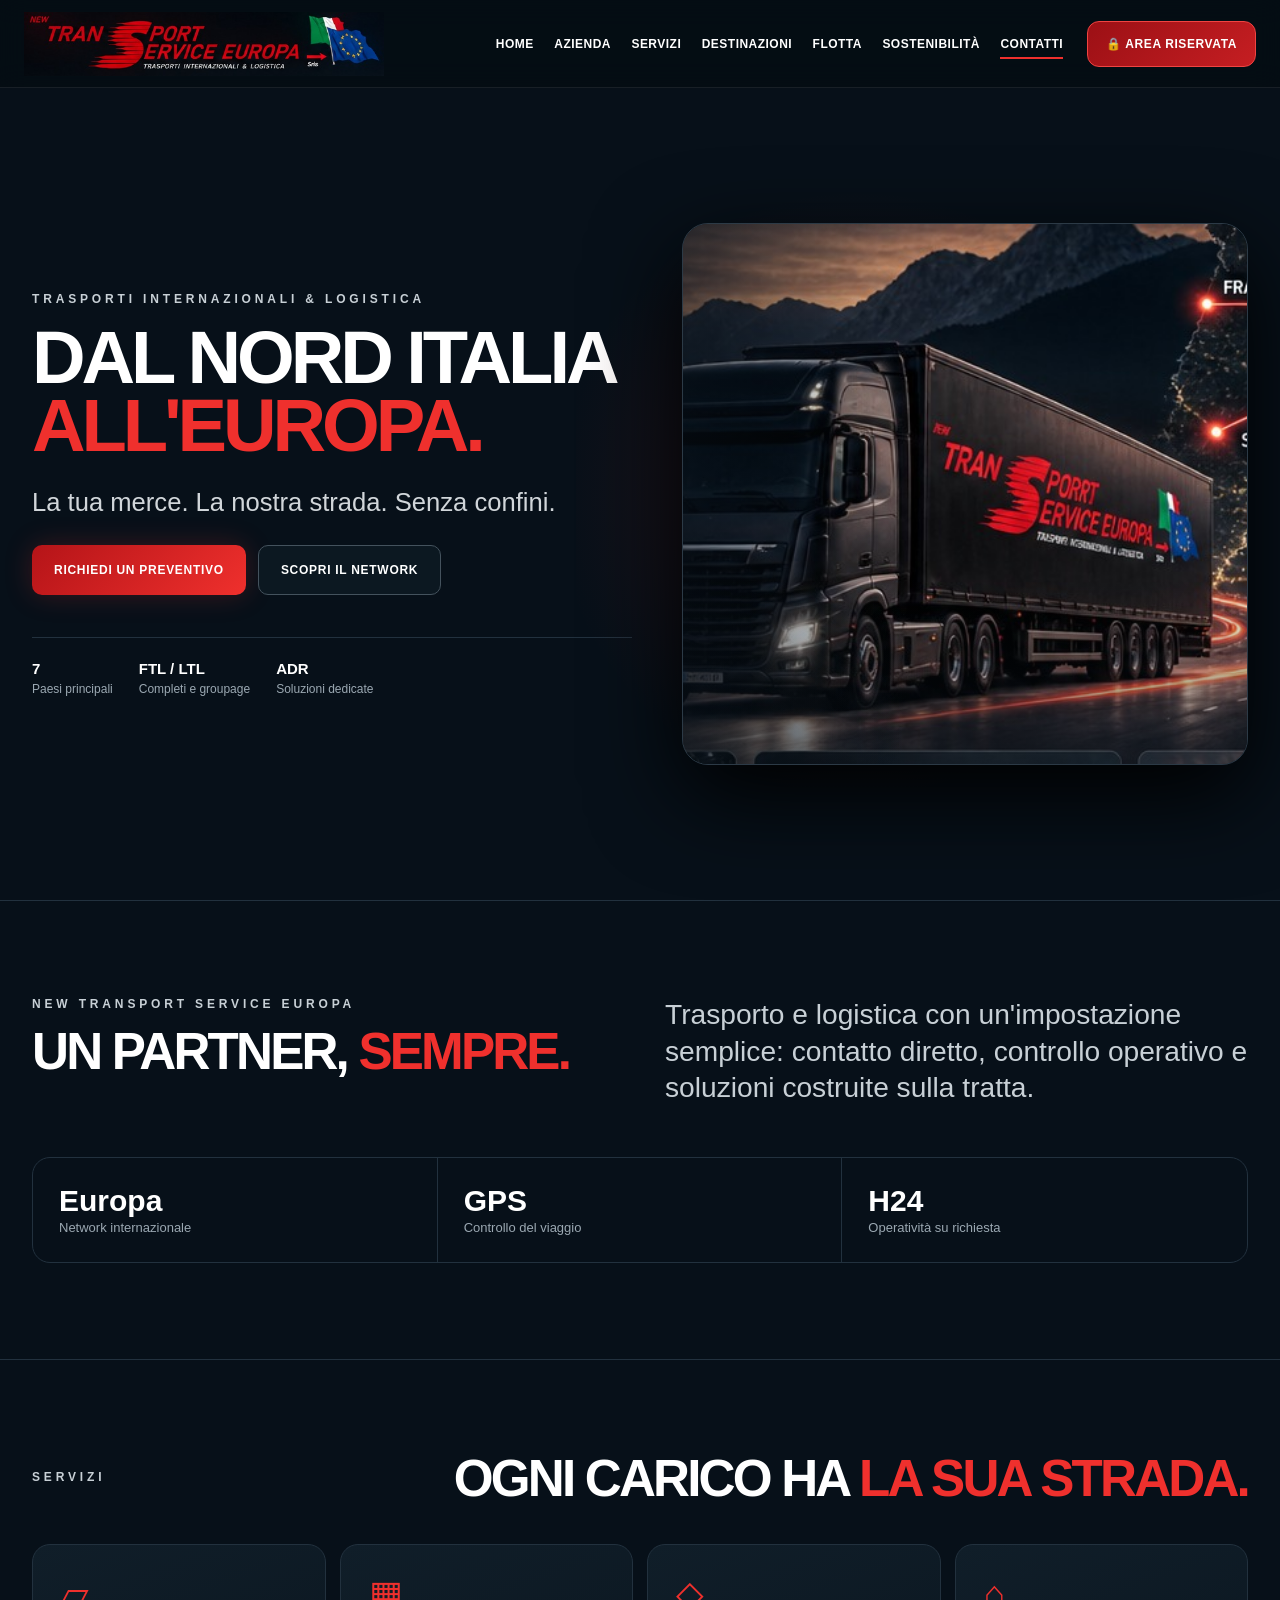
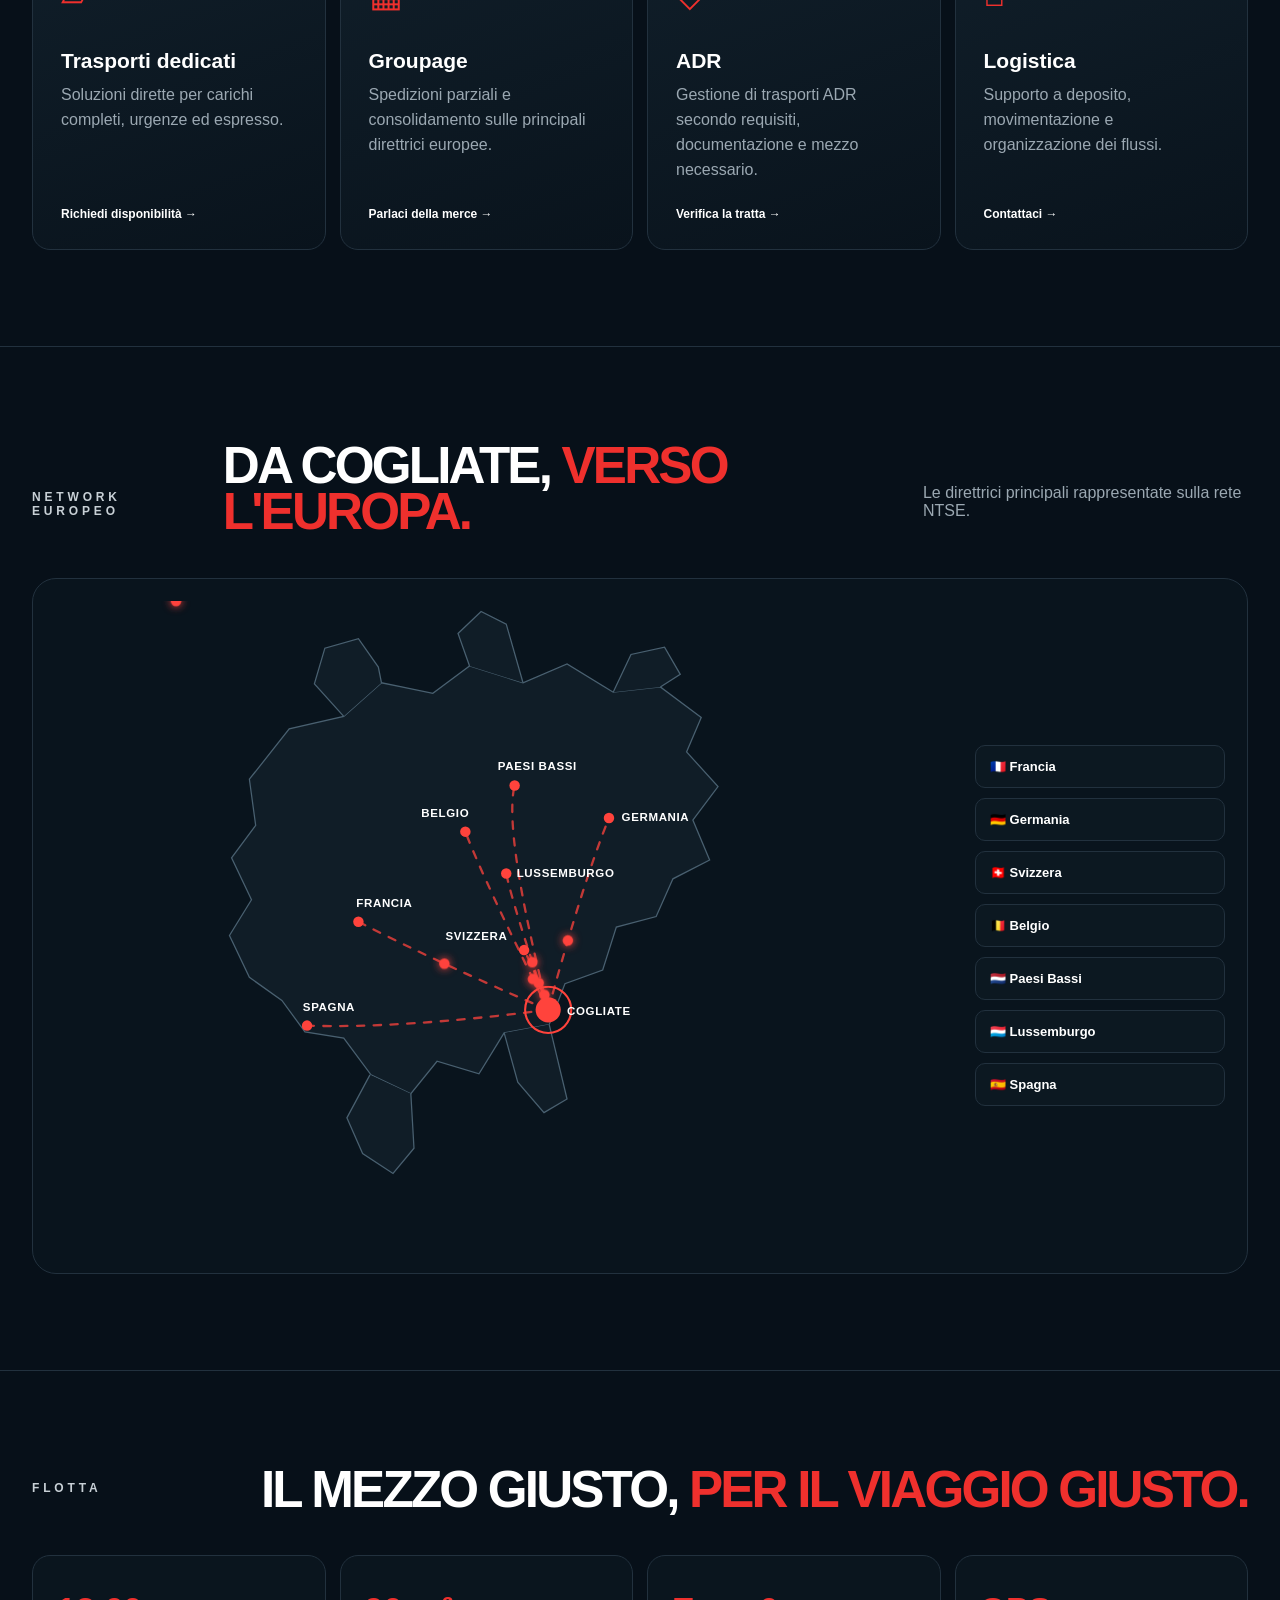
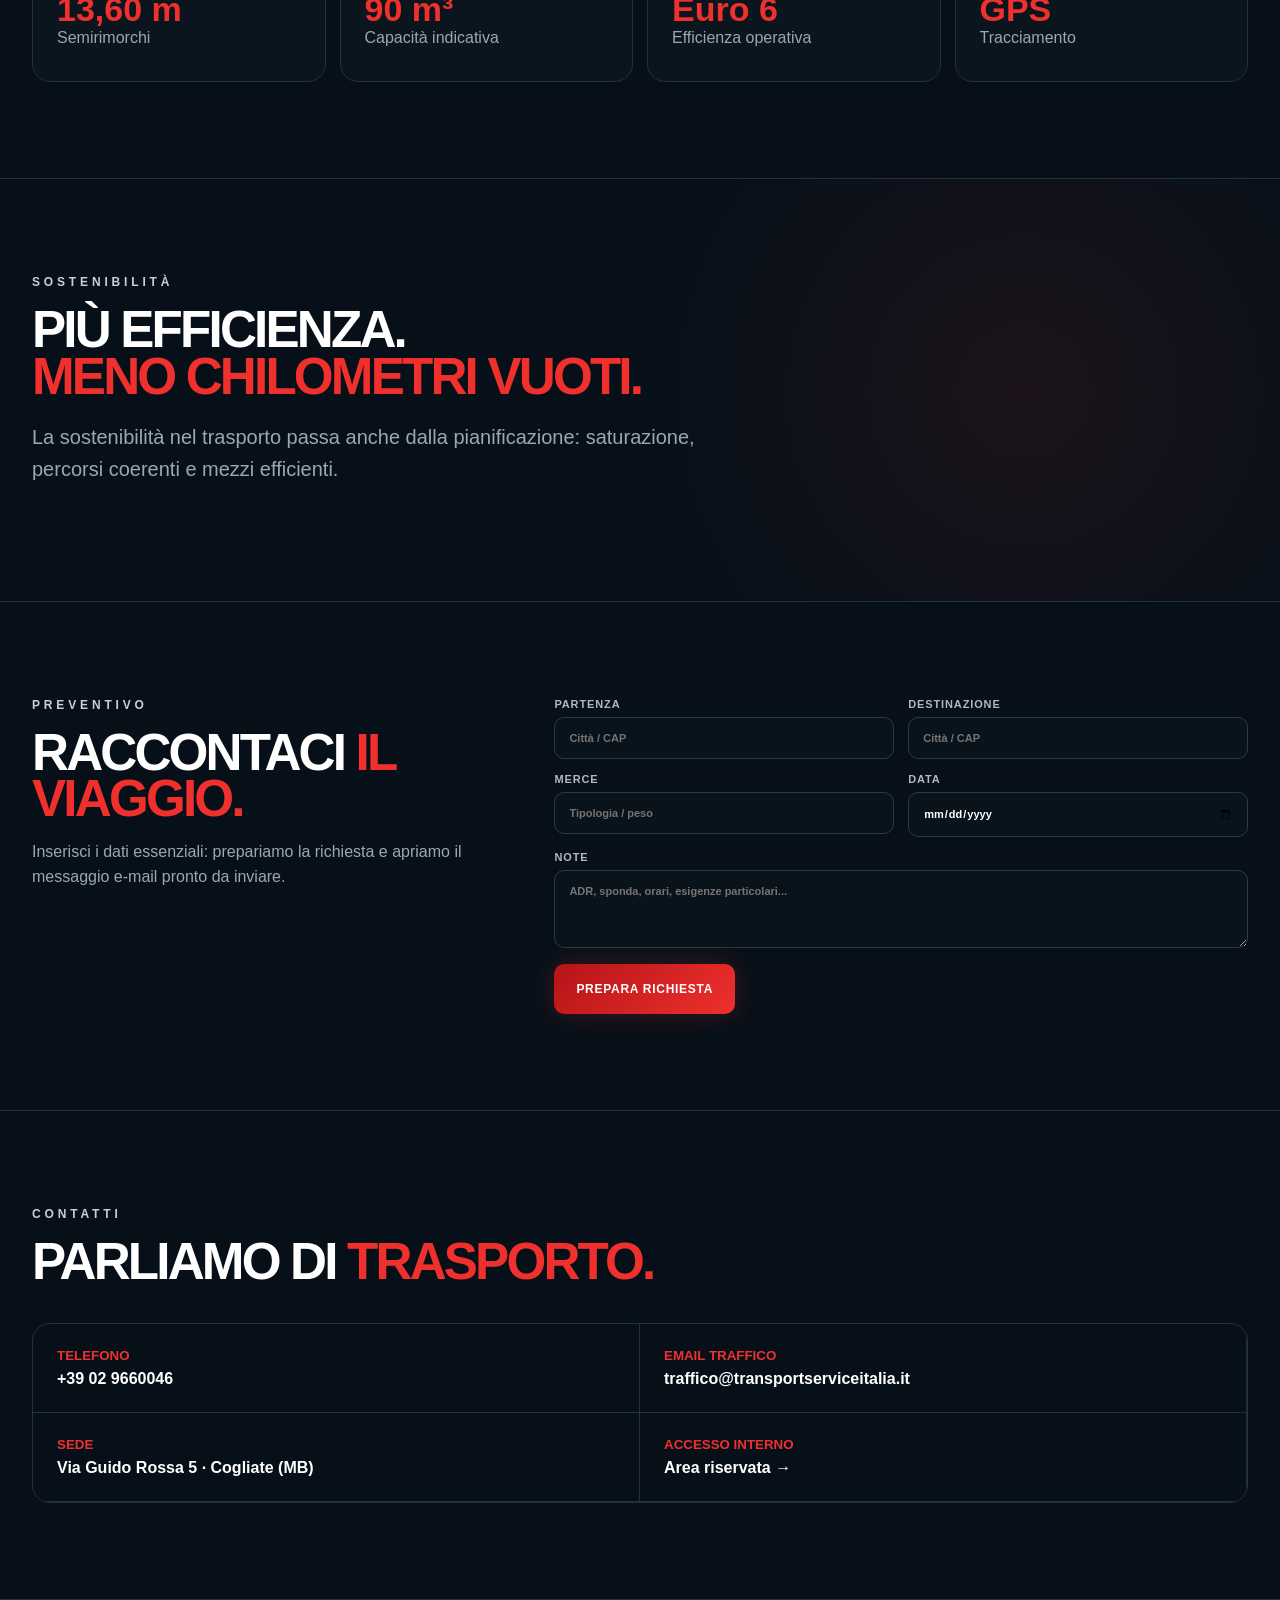
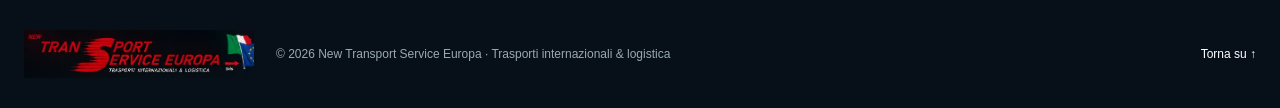
<file: index.html>
<!doctype html>
<html lang="it">
<head>
<meta charset="utf-8">
<meta name="viewport" content="width=device-width,initial-scale=1,viewport-fit=cover">
<meta name="theme-color" content="#071019">
<title>New Transport Service Europa | Trasporti internazionali & logistica</title>
<meta name="description" content="Trasporti internazionali, dedicati, groupage, ADR e logistica dal Nord Italia all'Europa.">
<link rel="stylesheet" href="assets/site.css?v=20260923-4">
</head>
<body>
<header class="topbar" id="home">
  <a class="brand" href="#home" aria-label="NTSE home"><img src="assets/img/logo-dark.jpg" alt="New Transport Service Europa"></a>
  <button class="menuBtn" type="button" aria-expanded="false" aria-controls="mainNav"><span></span><span></span><span></span><b>MENU</b></button>
  <nav id="mainNav" class="mainNav" aria-label="Navigazione principale">
    <a href="#home">Home</a><a href="#azienda">Azienda</a><a href="#servizi">Servizi</a><a href="#destinazioni">Destinazioni</a><a href="#flotta">Flotta</a><a href="#sostenibilita">Sostenibilità</a><a href="#contatti">Contatti</a>
  </nav>
  <a class="reserved" href="gestionale/"><span>🔒</span> Area riservata</a>
</header>

<main>
<section class="hero section">
  <div class="heroCopy">
    <p class="eyebrow">TRASPORTI INTERNAZIONALI &amp; LOGISTICA</p>
    <h1>DAL NORD ITALIA<br><em>ALL'EUROPA.</em></h1>
    <p class="lead">La tua merce. La nostra strada. Senza confini.</p>
    <div class="heroActions"><a class="primary" href="#preventivo">Richiedi un preventivo</a><a class="ghost" href="#destinazioni">Scopri il network</a></div>
    <div class="quickFacts"><span><b>7</b> Paesi principali</span><span><b>FTL / LTL</b> Completi e groupage</span><span><b>ADR</b> Soluzioni dedicate</span></div>
  </div>
  <div class="heroVisual"><img src="assets/img/hero-truck.jpg" alt="Autotrasporto internazionale NTSE"><div class="heroGlow"></div></div>
</section>

<section id="azienda" class="section company">
 <div><p class="eyebrow">NEW TRANSPORT SERVICE EUROPA</p><h2>UN PARTNER, <em>SEMPRE.</em></h2></div>
 <p class="bigText">Trasporto e logistica con un'impostazione semplice: contatto diretto, controllo operativo e soluzioni costruite sulla tratta.</p>
 <div class="stats"><article><strong>Europa</strong><span>Network internazionale</span></article><article><strong>GPS</strong><span>Controllo del viaggio</span></article><article><strong>H24</strong><span>Operatività su richiesta</span></article></div>
</section>

<section id="servizi" class="section services">
 <div class="sectionHead"><p class="eyebrow">SERVIZI</p><h2>OGNI CARICO HA <em>LA SUA STRADA.</em></h2></div>
 <div class="cards">
  <article><span class="ico">▱</span><h3>Trasporti dedicati</h3><p>Soluzioni dirette per carichi completi, urgenze ed espresso.</p><a href="#preventivo">Richiedi disponibilità →</a></article>
  <article><span class="ico">▦</span><h3>Groupage</h3><p>Spedizioni parziali e consolidamento sulle principali direttrici europee.</p><a href="#preventivo">Parlaci della merce →</a></article>
  <article><span class="ico">◇</span><h3>ADR</h3><p>Gestione di trasporti ADR secondo requisiti, documentazione e mezzo necessario.</p><a href="#preventivo">Verifica la tratta →</a></article>
  <article><span class="ico">⌂</span><h3>Logistica</h3><p>Supporto a deposito, movimentazione e organizzazione dei flussi.</p><a href="#contatti">Contattaci →</a></article>
 </div>
</section>

<section id="destinazioni" class="section networkSection">
 <div class="sectionHead"><p class="eyebrow">NETWORK EUROPEO</p><h2>DA COGLIATE, <em>VERSO L'EUROPA.</em></h2><p>Le direttrici principali rappresentate sulla rete NTSE.</p></div>
 <div class="networkWrap">
  <svg class="europe" viewBox="0 0 620 620" role="img" aria-label="Rotte europee con origine Cogliate">
   <defs><filter id="glow"><feGaussianBlur stdDeviation="4" result="b"/><feMerge><feMergeNode in="b"/><feMergeNode in="SourceGraphic"/></feMerge></filter></defs>
   <g class="land"><path d="M70 170 108 122 160 110 196 78 245 88 280 62 331 78 373 60 417 87 462 82 501 111 487 144 517 177 493 209 509 247 474 265 458 301 420 311 407 352 371 365 356 404 313 412 289 451 249 439 224 470 186 452 160 417 123 411 101 381 70 359 51 319 72 285 53 245 76 214Z"/><path d="M160 110 132 79 142 45 174 36 193 63 196 78M280 62 269 31 291 10 315 22 331 78M417 87 434 51 466 44 481 70 462 82"/><path d="M185 452 163 493 178 527 207 546 227 522 224 470M313 412 326 459 351 488 373 475 356 404"/></g>
   <g class="routes"><path id="rfr" d="M355 390 Q250 345 174 306"/><path id="rde" d="M355 390 Q389 266 413 207"/><path id="rch" d="M355 390 Q344 356 332 333"/><path id="rbe" d="M355 390 Q293 265 276 220"/><path id="rnl" d="M355 390 Q312 220 323 176"/><path id="rlu" d="M355 390 Q321 289 315 260"/><path id="res" d="M355 390 Q213 408 125 405"/></g>
   <g class="moving" filter="url(#glow)"><circle r="5"><animateMotion dur="3.5s" repeatCount="indefinite"><mpath href="#rfr"/></animateMotion></circle><circle r="5"><animateMotion dur="4.2s" begin=".4s" repeatCount="indefinite"><mpath href="#rde"/></animateMotion></circle><circle r="5"><animateMotion dur="2.5s" begin=".8s" repeatCount="indefinite"><mpath href="#rch"/></animateMotion></circle><circle r="5"><animateMotion dur="4s" begin="1.2s" repeatCount="indefinite"><mpath href="#rbe"/></animateMotion></circle><circle r="5"><animateMotion dur="4.6s" begin="1.6s" repeatCount="indefinite"><mpath href="#rnl"/></animateMotion></circle><circle r="5"><animateMotion dur="3.4s" begin=".7s" repeatCount="indefinite"><mpath href="#rlu"/></animateMotion></circle><circle r="5"><animateMotion dur="4.8s" begin="1.9s" repeatCount="indefinite"><mpath href="#res"/></animateMotion></circle></g>
   <g class="places"><g class="origin" transform="translate(355 390)"><circle r="12"/><circle class="pulse" r="22"/><text x="18" y="5">COGLIATE</text></g><g transform="translate(174 306)"><circle r="5"/><text x="-2" y="-14">FRANCIA</text></g><g transform="translate(413 207)"><circle r="5"/><text x="12" y="3">GERMANIA</text></g><g transform="translate(332 333)"><circle r="5"/><text x="-75" y="-10">SVIZZERA</text></g><g transform="translate(276 220)"><circle r="5"/><text x="-42" y="-14">BELGIO</text></g><g transform="translate(323 176)"><circle r="5"/><text x="-16" y="-15">PAESI BASSI</text></g><g transform="translate(315 260)"><circle r="5"/><text x="10" y="3">LUSSEMBURGO</text></g><g transform="translate(125 405)"><circle r="5"/><text x="-4" y="-14">SPAGNA</text></g></g>
  </svg>
  <div class="countryList"><span>🇫🇷 Francia</span><span>🇩🇪 Germania</span><span>🇨🇭 Svizzera</span><span>🇧🇪 Belgio</span><span>🇳🇱 Paesi Bassi</span><span>🇱🇺 Lussemburgo</span><span>🇪🇸 Spagna</span></div>
 </div>
</section>

<section id="flotta" class="section fleet"><div class="sectionHead"><p class="eyebrow">FLOTTA</p><h2>IL MEZZO GIUSTO, <em>PER IL VIAGGIO GIUSTO.</em></h2></div><div class="fleetGrid"><article><b>13,60 m</b><span>Semirimorchi</span></article><article><b>90 m³</b><span>Capacità indicativa</span></article><article><b>Euro 6</b><span>Efficienza operativa</span></article><article><b>GPS</b><span>Tracciamento</span></article></div></section>

<section id="sostenibilita" class="section sustainability"><p class="eyebrow">SOSTENIBILITÀ</p><h2>PIÙ EFFICIENZA.<br><em>MENO CHILOMETRI VUOTI.</em></h2><p>La sostenibilità nel trasporto passa anche dalla pianificazione: saturazione, percorsi coerenti e mezzi efficienti.</p></section>

<section id="preventivo" class="section quote">
 <div><p class="eyebrow">PREVENTIVO</p><h2>RACCONTACI <em>IL VIAGGIO.</em></h2><p>Inserisci i dati essenziali: prepariamo la richiesta e apriamo il messaggio e-mail pronto da inviare.</p></div>
 <form id="quoteForm"><label>Partenza<input name="from" required placeholder="Città / CAP"></label><label>Destinazione<input name="to" required placeholder="Città / CAP"></label><label>Merce<input name="goods" required placeholder="Tipologia / peso"></label><label>Data<input name="date" type="date"></label><label class="wide">Note<textarea name="notes" rows="4" placeholder="ADR, sponda, orari, esigenze particolari..."></textarea></label><button class="primary" type="submit">Prepara richiesta</button></form>
</section>

<section id="contatti" class="section contact"><div><p class="eyebrow">CONTATTI</p><h2>PARLIAMO DI <em>TRASPORTO.</em></h2></div><div class="contactGrid"><a href="tel:+39029660046"><small>TELEFONO</small><b>+39 02 9660046</b></a><a href="mailto:traffico@transportserviceitalia.it"><small>EMAIL TRAFFICO</small><b>traffico@transportserviceitalia.it</b></a><div><small>SEDE</small><b>Via Guido Rossa 5 · Cogliate (MB)</b></div><a href="gestionale/"><small>ACCESSO INTERNO</small><b>Area riservata →</b></a></div></section>
</main>
<footer><img src="assets/img/logo-dark.jpg" alt="NTSE"><p>© 2026 New Transport Service Europa · Trasporti internazionali &amp; logistica</p><a href="#home" id="backToTop">Torna su ↑</a></footer>
<script src="assets/site.js?v=20260923-4"></script>
</body></html>
</file>
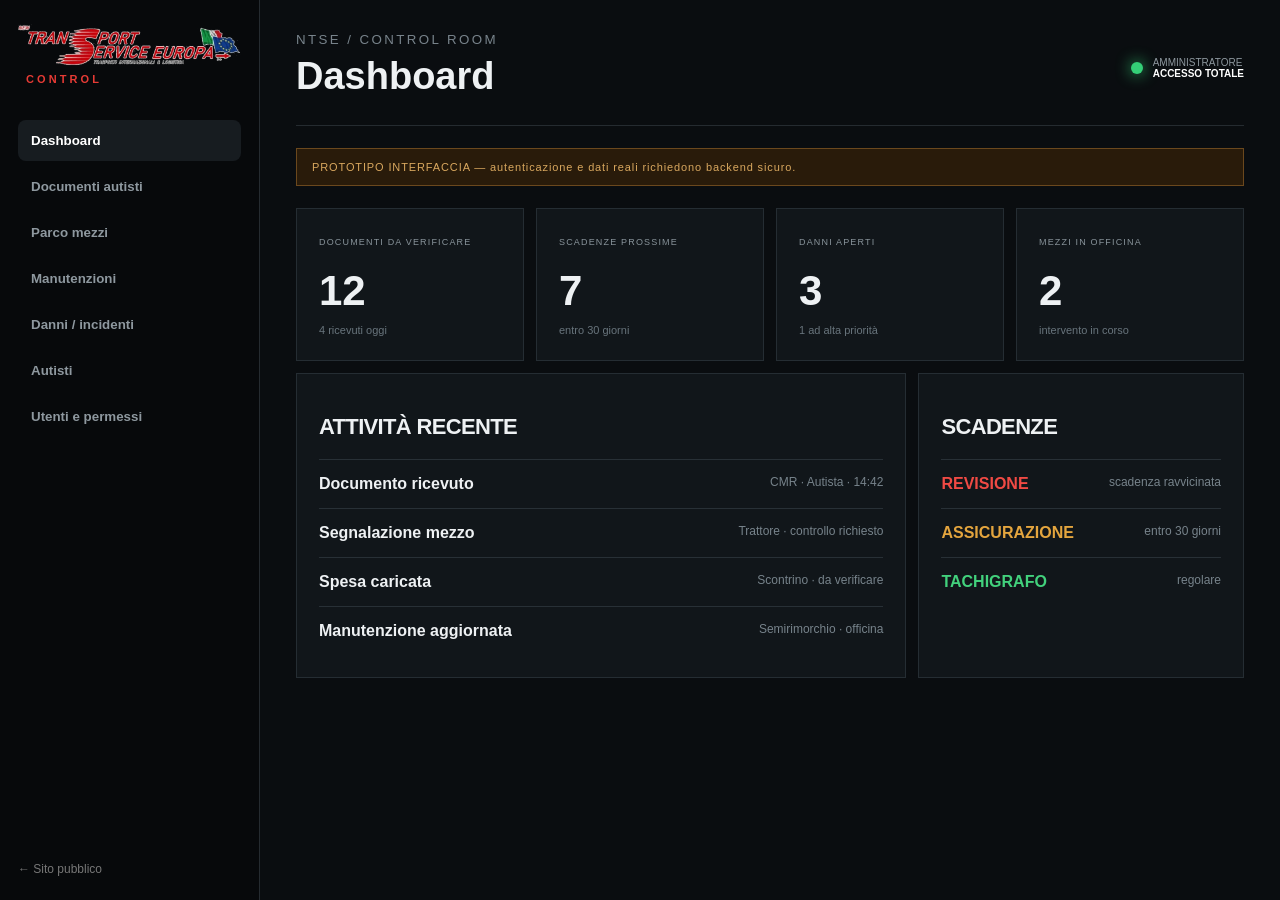
<file: gestionale/index.html>
<!doctype html><html lang="it"><head><meta charset="utf-8"><meta name="viewport" content="width=device-width,initial-scale=1,viewport-fit=cover"><meta name="theme-color" content="#0a0d10"><title>NTSE Control</title><link rel="stylesheet" href="control.css"></head><body>
<div class="shell"><aside><img src="../assets/img/logo.png" alt="NTSE"><b>CONTROL</b><nav><button data-v="dash" class="on">Dashboard</button><button data-v="inbox">Documenti autisti</button><button data-v="fleet">Parco mezzi</button><button data-v="maint">Manutenzioni</button><button data-v="damage">Danni / incidenti</button><button data-v="drivers">Autisti</button><button data-v="users">Utenti e permessi</button></nav><a href="../">← Sito pubblico</a></aside>
<main><header><div><small>NTSE / CONTROL ROOM</small><h1 id="title">Dashboard</h1></div><div class="user"><i></i><span>AMMINISTRATORE<br><b>ACCESSO TOTALE</b></span></div></header>
<div class="notice">PROTOTIPO INTERFACCIA — autenticazione e dati reali richiedono backend sicuro.</div>
<section id="dash" class="view active"><div class="kpis"><article><span>DOCUMENTI DA VERIFICARE</span><b>12</b><em>4 ricevuti oggi</em></article><article><span>SCADENZE PROSSIME</span><b>7</b><em>entro 30 giorni</em></article><article><span>DANNI APERTI</span><b>3</b><em>1 ad alta priorità</em></article><article><span>MEZZI IN OFFICINA</span><b>2</b><em>intervento in corso</em></article></div>
<div class="grid"><article class="panel"><h2>ATTIVITÀ RECENTE</h2><div class="feed"><p><b>Documento ricevuto</b><span>CMR · Autista · 14:42</span></p><p><b>Segnalazione mezzo</b><span>Trattore · controllo richiesto</span></p><p><b>Spesa caricata</b><span>Scontrino · da verificare</span></p><p><b>Manutenzione aggiornata</b><span>Semirimorchio · officina</span></p></div></article><article class="panel"><h2>SCADENZE</h2><div class="deadlines"><p class="red"><b>REVISIONE</b><span>scadenza ravvicinata</span></p><p class="amber"><b>ASSICURAZIONE</b><span>entro 30 giorni</span></p><p class="green"><b>TACHIGRAFO</b><span>regolare</span></p></div></article></div></section>
<section id="inbox" class="view"><h2>DOCUMENTI AUTISTI</h2><p class="lead">CMR, scontrini, note spese, fotografie e comunicazioni, con descrizione, mezzo, autista, data e stato di verifica.</p><div class="table"><b>TIPO</b><b>AUTISTA</b><b>MEZZO</b><b>STATO</b><span>CMR</span><span>Autista</span><span>Trattore</span><span class="ok">Ricevuto</span><span>Scontrino</span><span>Autista</span><span>Trattore</span><span class="wait">Da verificare</span></div></section>
<section id="fleet" class="view"><h2>PARCO MEZZI</h2><p class="lead">Scheda permanente per trattori e semirimorchi: documenti, km, manutenzioni, officine, danni, costi e storico.</p><div class="vehicleCards"><article><small>TRATTORE</small><h3>F-MAX</h3><p>Stato operativo</p><button>APRI SCHEDA →</button></article><article><small>SEMIRIMORCHIO</small><h3>UNITÀ FLOTTA</h3><p>Stato operativo</p><button>APRI SCHEDA →</button></article></div></section>
<section id="maint" class="view"><h2>MANUTENZIONI</h2><p class="lead">Data, chilometri, officina, intervento, ricambi, costo, fattura e prossima scadenza.</p></section>
<section id="damage" class="view"><h2>DANNI / INCIDENTI</h2><p class="lead">Flusso: segnalato → preso in carico → officina → riparato → chiuso. Foto prima/dopo e costi collegati al mezzo.</p></section>
<section id="drivers" class="view"><h2>AUTISTI</h2><p class="lead">Account personale mobile per inviare CMR, scontrini, spese, danni, incidenti e comunicazioni all'ufficio.</p></section>
<section id="users" class="view"><h2>UTENTI E PERMESSI</h2><p class="lead">Tre profili: Amministratore totale, Ufficio con permessi granulari, Autista limitato ai propri dati e invii.</p><div class="roles"><article><b>AMMINISTRATORE</b><p>Tutto il sistema.</p></article><article><b>UFFICIO</b><p>Moduli assegnati dall'amministratore.</p></article><article><b>AUTISTA</b><p>Area personale e invii.</p></article></div></section>
</main></div><script src="control.js"></script></body></html>
</file>
<file: assets/site.css>
:root{--bg:#071019;--panel:#0b1620;--line:#22313e;--muted:#9ba8b2;--red:#ef302d;--red2:#a8171b;--max:1320px}*{box-sizing:border-box}html{scroll-behavior:smooth;scroll-padding-top:92px}body{margin:0;background:var(--bg);color:#fff;font-family:Arial,Helvetica,sans-serif;overflow-x:hidden}a{color:inherit}.topbar{height:88px;position:sticky;top:0;z-index:50;display:grid;grid-template-columns:minmax(260px,390px) 1fr auto;align-items:center;gap:24px;padding:10px max(24px,calc((100vw - var(--max))/2));background:rgba(5,13,20,.94);border-bottom:1px solid rgba(255,255,255,.08);backdrop-filter:blur(14px)}.brand{display:block;min-width:0}.brand img{display:block;width:min(100%,360px);height:64px;object-fit:cover;object-position:left center}.mainNav{display:flex;justify-content:flex-end;align-items:center;gap:clamp(14px,1.6vw,28px);white-space:nowrap}.mainNav a{text-decoration:none;text-transform:uppercase;font-size:12px;font-weight:800;letter-spacing:.04em;padding:16px 0;position:relative}.mainNav a:after{content:"";position:absolute;left:0;right:100%;bottom:8px;height:2px;background:var(--red);transition:.2s}.mainNav a:hover:after,.mainNav a.active:after{right:0}.reserved{background:linear-gradient(135deg,#9c1015,#c51e22);border:1px solid #f04442;border-radius:12px;text-decoration:none;text-transform:uppercase;font-size:12px;font-weight:900;letter-spacing:.05em;padding:15px 18px;white-space:nowrap}.menuBtn{display:none}.section{max-width:var(--max);margin:auto;padding:96px 32px}.hero{min-height:calc(100svh - 88px);display:grid;grid-template-columns:1.03fr .97fr;align-items:center;gap:50px;position:relative}.hero:before{content:"";position:absolute;inset:0 auto 0 45%;width:55vw;background:radial-gradient(circle at 40% 50%,rgba(239,48,45,.15),transparent 52%);pointer-events:none}.eyebrow{font-size:12px;font-weight:900;letter-spacing:.32em;color:#c8d0d6;margin:0 0 18px}.hero h1,.section h2{margin:0;font-size:clamp(52px,5.8vw,92px);line-height:.91;letter-spacing:-.055em}.hero h1 em,.section h2 em{font-style:normal;color:var(--red)}.lead{font-size:clamp(20px,2vw,30px);color:#d1d6da;margin:28px 0}.heroActions{display:flex;gap:12px;flex-wrap:wrap}.primary,.ghost{display:inline-flex;align-items:center;justify-content:center;min-height:50px;border-radius:10px;padding:0 22px;text-decoration:none;text-transform:uppercase;font-weight:900;font-size:12px;letter-spacing:.06em;border:0;cursor:pointer}.primary{background:linear-gradient(135deg,#b51418,#ef302d);color:white;box-shadow:0 0 28px rgba(239,48,45,.22)}.ghost{border:1px solid #44525d;background:#0c1821;color:#fff}.quickFacts{display:flex;gap:26px;margin-top:42px;padding-top:22px;border-top:1px solid var(--line);color:var(--muted);font-size:12px}.quickFacts span{display:flex;flex-direction:column;gap:5px}.quickFacts b{color:#fff;font-size:15px}.heroVisual{position:relative;border-radius:26px;overflow:hidden;border:1px solid #2c3a46;box-shadow:0 30px 90px #000}.heroVisual img{width:100%;height:min(60vh,620px);object-fit:cover;object-position:center;display:block}.heroGlow{position:absolute;inset:0;background:linear-gradient(90deg,rgba(7,16,25,.55),transparent 40%),linear-gradient(0deg,rgba(7,16,25,.5),transparent 35%)}.company{display:grid;grid-template-columns:1fr 1fr;gap:50px;border-top:1px solid var(--line)}.company h2,.sectionHead h2,.sustainability h2,.quote h2,.contact h2{font-size:clamp(38px,4vw,66px)}.bigText{font-size:clamp(20px,2.2vw,34px);line-height:1.3;color:#c8d0d6;margin:0}.stats{grid-column:1/-1;display:grid;grid-template-columns:repeat(3,1fr);border:1px solid var(--line);border-radius:18px;overflow:hidden}.stats article{padding:26px;border-right:1px solid var(--line)}.stats article:last-child{border:0}.stats strong{font-size:30px;display:block}.stats span{color:var(--muted);font-size:13px}.services,.networkSection,.fleet,.quote{border-top:1px solid var(--line)}.sectionHead{display:flex;align-items:end;justify-content:space-between;gap:30px;margin-bottom:42px}.sectionHead>p:last-child{max-width:420px;color:var(--muted)}.cards{display:grid;grid-template-columns:repeat(4,1fr);gap:14px}.cards article{min-height:270px;background:linear-gradient(160deg,#101e29,#09131c);border:1px solid var(--line);border-radius:18px;padding:28px;display:flex;flex-direction:column}.cards .ico{font-size:36px;color:var(--red)}.cards h3{font-size:21px;margin:34px 0 10px}.cards p{color:var(--muted);line-height:1.55;margin:0 0 24px}.cards a{margin-top:auto;text-decoration:none;color:#fff;font-weight:800;font-size:12px}.networkWrap{display:grid;grid-template-columns:minmax(0,1fr) 250px;gap:28px;align-items:center;background:#09141d;border:1px solid var(--line);border-radius:24px;padding:22px;overflow:hidden}.europe{width:100%;max-height:650px}.land path{fill:#101d27;stroke:#496070;stroke-width:1.2}.routes path{fill:none;stroke:#ff433c;stroke-width:2.2;stroke-linecap:round;stroke-dasharray:7 9;opacity:.75}.moving circle,.places circle{fill:#ff433c}.places text{fill:#fff;font-size:11px;font-weight:900;letter-spacing:.6px}.pulse{fill:none!important;stroke:#ff433c;stroke-width:2;transform-origin:center;animation:ring 1.8s ease-out infinite}@keyframes ring{0%{opacity:1;transform:scale(.45)}100%{opacity:0;transform:scale(1.5)}}.countryList{display:grid;gap:10px}.countryList span{padding:13px 14px;border:1px solid var(--line);border-radius:10px;background:#0c1821;font-weight:800;font-size:13px}.fleetGrid{display:grid;grid-template-columns:repeat(4,1fr);gap:14px}.fleetGrid article{padding:34px 24px;border:1px solid var(--line);border-radius:18px;background:#0a151e}.fleetGrid b{display:block;font-size:34px;color:var(--red)}.fleetGrid span{color:var(--muted)}.sustainability{border-top:1px solid var(--line);background:radial-gradient(circle at 80% 50%,rgba(239,48,45,.09),transparent 35%)}.sustainability>p:last-child{font-size:20px;max-width:700px;color:var(--muted);line-height:1.6}.quote{display:grid;grid-template-columns:.8fr 1.2fr;gap:60px}.quote>div>p:last-child{color:var(--muted);line-height:1.6}.quote form{display:grid;grid-template-columns:1fr 1fr;gap:14px}.quote label{font-size:11px;font-weight:900;letter-spacing:.08em;text-transform:uppercase;color:#aeb9c1}.quote input,.quote textarea{width:100%;margin-top:7px;background:#09131b;border:1px solid #2a3b48;color:white;border-radius:10px;padding:14px;font:inherit;outline:none}.quote input:focus,.quote textarea:focus{border-color:var(--red)}.quote .wide{grid-column:1/-1}.quote button{justify-self:start}.contact{border-top:1px solid var(--line)}.contactGrid{margin-top:38px;display:grid;grid-template-columns:repeat(2,1fr);border:1px solid var(--line);border-radius:18px;overflow:hidden}.contactGrid>*{padding:24px;text-decoration:none;border-right:1px solid var(--line);border-bottom:1px solid var(--line);min-width:0}.contactGrid small{display:block;color:var(--red);font-weight:900;margin-bottom:7px}.contactGrid b{overflow-wrap:anywhere}footer{border-top:1px solid var(--line);padding:30px max(24px,calc((100vw - var(--max))/2));display:flex;align-items:center;gap:22px;color:var(--muted);font-size:12px}footer img{width:230px;height:48px;object-fit:cover;object-position:left center}footer p{flex:1}footer a{text-decoration:none;color:#fff}
@media(max-width:1120px){.topbar{grid-template-columns:280px 1fr auto}.mainNav{gap:12px}.mainNav a{font-size:10px}.reserved{font-size:10px;padding:13px}.cards{grid-template-columns:repeat(2,1fr)}}
@media(max-width:860px){html{scroll-padding-top:72px}.topbar{height:72px;grid-template-columns:1fr auto auto;padding:8px 14px;gap:10px}.brand img{height:52px;width:min(55vw,330px)}.menuBtn{display:grid;width:44px;height:44px;border:1px solid #33434f;background:#0c1821;border-radius:10px;padding:9px;align-content:center;gap:4px;color:#fff}.menuBtn span{display:block;height:2px;background:#fff}.menuBtn b{font-size:7px;letter-spacing:.1em}.mainNav{position:fixed;z-index:60;top:72px;left:0;right:0;display:grid;gap:0;background:#071019;border-bottom:1px solid var(--line);padding:10px 18px 18px;transform:translateY(-130%);opacity:0;pointer-events:none;transition:.25s}.mainNav.open{transform:translateY(0);opacity:1;pointer-events:auto}.mainNav a{font-size:14px;padding:14px 4px;border-bottom:1px solid #172631}.mainNav a:after{display:none}.reserved{padding:11px 12px;font-size:9px}.section{padding:70px 18px}.hero{min-height:auto;grid-template-columns:1fr;gap:28px;padding-top:48px}.hero:before{left:0;width:100%}.heroCopy{order:1}.heroVisual{order:2;border-radius:18px}.heroVisual img{height:auto;aspect-ratio:1.35/1;object-position:center}.hero h1{font-size:clamp(46px,13vw,72px);overflow-wrap:normal;word-break:normal}.lead{font-size:19px;margin:20px 0}.quickFacts{gap:12px;display:grid;grid-template-columns:repeat(3,1fr)}.company{grid-template-columns:1fr;gap:24px}.stats{grid-column:auto;grid-template-columns:1fr}.stats article{border-right:0;border-bottom:1px solid var(--line)}.sectionHead{display:block}.cards{grid-template-columns:1fr 1fr}.networkWrap{grid-template-columns:1fr;padding:8px}.countryList{grid-template-columns:repeat(2,1fr);padding:0 8px 8px}.fleetGrid{grid-template-columns:1fr 1fr}.quote{grid-template-columns:1fr;gap:30px}.contactGrid{grid-template-columns:1fr}footer{flex-wrap:wrap}footer p{flex-basis:100%;order:3}}
@media(max-width:520px){.topbar{grid-template-columns:1fr auto}.reserved{position:fixed;right:14px;bottom:14px;z-index:55;box-shadow:0 8px 30px #000}.brand img{width:68vw;max-width:280px}.hero{padding-top:36px}.hero h1{font-size:clamp(42px,14vw,60px);line-height:.92}.eyebrow{font-size:9px;letter-spacing:.22em}.heroActions{display:grid}.primary,.ghost{width:100%}.quickFacts{grid-template-columns:1fr}.heroVisual img{aspect-ratio:1.15/1}.cards{grid-template-columns:1fr}.cards article{min-height:220px}.countryList{grid-template-columns:1fr 1fr}.places text{font-size:10px}.fleetGrid{grid-template-columns:1fr 1fr}.fleetGrid b{font-size:28px}.quote form{grid-template-columns:1fr}.quote .wide{grid-column:auto}.contactGrid b{font-size:14px}footer img{width:200px}.section h2{font-size:clamp(34px,11vw,52px)}}
@media(orientation:landscape) and (max-height:600px) and (max-width:1000px){.topbar{height:64px}.brand img{height:46px;width:260px}.mainNav{top:64px;max-height:calc(100vh - 64px);overflow:auto}.hero{grid-template-columns:1fr 1fr;min-height:calc(100vh - 64px);padding:30px 24px;gap:24px}.hero h1{font-size:8.2vh}.lead{font-size:16px;margin:12px 0}.quickFacts{display:none}.heroVisual img{height:calc(100vh - 125px);aspect-ratio:auto}.section{padding:60px 24px}.reserved{position:static}.countryList{grid-template-columns:repeat(4,1fr)}}
@media(prefers-reduced-motion:reduce){*{scroll-behavior:auto!important}.moving{display:none}.pulse{animation:none}}

/* 0.4.1 mobile navigation correction */
@media(max-width:860px){
  .topbar{grid-template-columns:minmax(0,1fr) 46px auto;gap:8px;padding:8px 12px}
  .brand img{width:min(52vw,300px);max-width:100%;height:50px;object-fit:contain;object-position:left center}
  .menuBtn{position:relative;z-index:72;width:46px;height:46px;margin:0;padding:8px}
  .reserved{position:relative;z-index:71;white-space:nowrap;min-height:46px;padding:0 13px;display:flex;align-items:center;justify-content:center}
  .mainNav{z-index:70;top:72px;left:auto;right:10px;width:min(330px,calc(100vw - 20px));max-height:calc(100dvh - 84px);overflow-y:auto;border:1px solid #2b3b47;border-radius:0 0 16px 16px;box-shadow:0 24px 60px rgba(0,0,0,.55);padding:6px 16px 14px;transform:translateY(-16px) scale(.98);transform-origin:top right}
  .mainNav.open{transform:translateY(0) scale(1)}
  .mainNav a{padding:15px 6px;font-size:14px}
}
@media(max-width:520px){
  .topbar{grid-template-columns:minmax(0,1fr) 44px;gap:8px;padding:8px 10px}
  .brand img{width:min(72vw,315px);height:52px}
  .menuBtn{grid-column:2}
  .reserved{position:fixed;right:12px;bottom:12px;z-index:80;min-height:48px;padding:0 15px;box-shadow:0 10px 32px rgba(0,0,0,.65)}
  .mainNav{right:8px;width:calc(100vw - 16px)}
}
@media(orientation:landscape) and (max-height:600px) and (max-width:1000px){
  html{scroll-padding-top:64px}
  .topbar{grid-template-columns:minmax(0,1fr) 48px auto;padding:7px 14px;gap:10px}
  .brand img{height:48px;width:min(38vw,310px);object-fit:contain}
  .menuBtn{display:grid;width:48px;height:48px}
  .reserved{position:relative;right:auto;bottom:auto;min-height:46px;padding:0 16px;font-size:10px}
  .mainNav{top:64px;left:auto;right:12px;width:280px;max-height:calc(100dvh - 76px);padding:4px 14px 12px;border:1px solid #2b3b47;border-radius:0 0 14px 14px;background:rgba(7,16,25,.985);transform:translateY(-14px) scale(.98);transform-origin:top right}
  .mainNav.open{transform:translateY(0) scale(1)}
  .mainNav a{font-size:12px;padding:10px 4px;line-height:1.15}
}
</file>
<file: gestionale/control.css>
*{box-sizing:border-box}body{margin:0;background:#0a0d10;color:#eef1f3;font-family:Arial,sans-serif}.shell{display:grid;grid-template-columns:260px 1fr;min-height:100vh}aside{background:#07090b;border-right:1px solid #252b30;padding:24px 18px;display:flex;flex-direction:column;position:sticky;top:0;height:100vh}aside img{width:100%;margin-bottom:6px}aside>b{font-size:11px;letter-spacing:.28em;color:#e63b35;margin:0 8px 35px}nav{display:grid;gap:5px}nav button{border:0;background:transparent;color:#8e989f;text-align:left;padding:13px;border-radius:8px;font-weight:700}nav button.on,nav button:hover{background:#171c20;color:#fff}aside>a{margin-top:auto;color:#777;text-decoration:none;font-size:12px}main{padding:30px 36px 70px}header{display:flex;justify-content:space-between;align-items:center;border-bottom:1px solid #252b30;padding-bottom:20px}header small{letter-spacing:.18em;color:#78838b}h1{font-size:38px;margin:7px 0}.user{display:flex;align-items:center;gap:10px;font-size:10px;color:#8d979e}.user i{width:12px;height:12px;border-radius:50%;background:#34cf77;box-shadow:0 0 15px #34cf77}.user b{color:#fff}.notice{margin:22px 0;background:#291b0a;border:1px solid #6b481d;color:#d9a85f;padding:12px 15px;font-size:11px;letter-spacing:.08em}.view{display:none}.view.active{display:block}.kpis{display:grid;grid-template-columns:repeat(4,1fr);gap:12px}.kpis article,.panel,.vehicleCards article,.roles article{background:#11161a;border:1px solid #252d33;padding:22px}.kpis span{font-size:9px;letter-spacing:.13em;color:#89949b}.kpis b{font-size:42px;display:block;margin:18px 0 5px}.kpis em{font-style:normal;color:#68747c;font-size:11px}.grid{display:grid;grid-template-columns:1.5fr .8fr;gap:12px;margin-top:12px}.panel h2,.view>h2{font-size:22px;letter-spacing:-.03em}.feed p,.deadlines p{border-top:1px solid #283036;padding:15px 0;margin:0;display:flex;justify-content:space-between;gap:20px}.feed span,.deadlines span{color:#77838b;font-size:12px}.red b{color:#f04a44}.amber b{color:#e4a53e}.green b,.ok{color:#42d17c}.lead{color:#879198;max-width:800px;line-height:1.6}.table{display:grid;grid-template-columns:repeat(4,1fr);margin-top:30px;border:1px solid #293139}.table>*{padding:15px;border-bottom:1px solid #293139}.table>b{font-size:9px;letter-spacing:.13em;color:#7f8b93}.wait{color:#e7a845}.vehicleCards,.roles{display:grid;grid-template-columns:repeat(3,1fr);gap:12px;margin-top:30px}.vehicleCards h3{font-size:30px}.vehicleCards small{color:#e33e38;letter-spacing:.14em}.vehicleCards button{border:0;background:#e23832;color:#fff;padding:12px 14px;font-weight:800}
@media(max-width:800px){.shell{display:block}aside{position:relative;height:auto;padding:14px 16px}aside img{width:min(360px,75vw)}aside>b{margin-bottom:14px}aside nav{display:flex;overflow:auto;padding-bottom:6px}nav button{white-space:nowrap}aside>a{display:none}main{padding:20px 14px 60px}header{align-items:flex-start}.user span{display:none}.kpis{grid-template-columns:1fr 1fr}.grid{grid-template-columns:1fr}.table{grid-template-columns:1fr 1fr}.table>*:nth-child(3),.table>*:nth-child(7),.table>*:nth-child(11){display:none}.vehicleCards,.roles{grid-template-columns:1fr}.kpis b{font-size:34px}}
</file>
